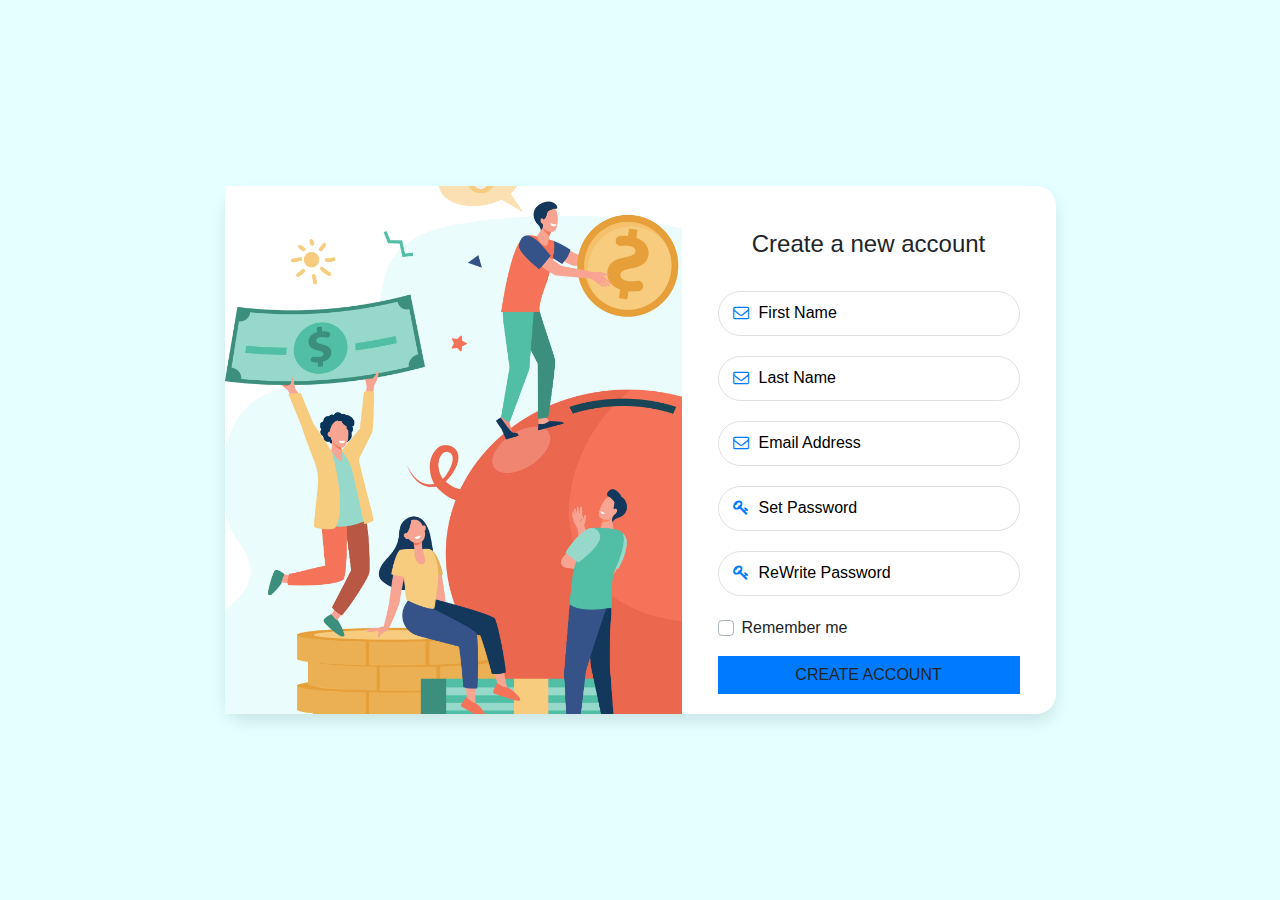
<file: project1_Signup.html>
<!DOCTYPE html>
<html>
<head>
  <title>Signup</title>
  <meta charset="utf-8">
  <meta name="viewport" content="width=device-width, initial-scale=1, shrink-to-fit=no">
  <link rel="stylesheet" type="text/css" href="css/index.css">
  <link rel="stylesheet" type="text/css" href="">
  <link rel="stylesheet" href="https://stackpath.bootstrapcdn.com/bootstrap/4.5.0/css/bootstrap.min.css">
  <link href="https://stackpath.bootstrapcdn.com/font-awesome/4.7.0/css/font-awesome.min.css" rel="stylesheet">
  <script src="https://code.jquery.com/jquery-3.5.1.slim.min.js"></script>
</head>
<body>
  <div class="container" id="gtyh">
    <div class="row px-3">
      <div class="col-lg-10 col-xl-9 card flex-row mx-auto px-0">
        <div class="img-left d-none d-md-flex"></div>

        <div class="card-body">
          <h4 class="title text-center mt-4">
            Create a new account
          </h4>
          <form class="form-box px-3">
            <div class="form-input">
              <span><i class="fa fa-envelope-o"></i></span>
              <input type="text" name="" placeholder="First Name" tabindex="10" required>
            </div>
            <div class="form-input">
              <span><i class="fa fa-envelope-o"></i></span>
              <input type="text" name="" placeholder="Last Name" tabindex="10" required>
            </div>
            <div class="form-input">
              <span><i class="fa fa-envelope-o"></i></span>
              <input type="email" name="" placeholder="Email Address" tabindex="10" required>
            </div>
            <div class="form-input">
              <span><i class="fa fa-key"></i></span>
              <input type="password" name="" placeholder="Set Password" required>
            </div>
            <div class="form-input">
              <span><i class="fa fa-key"></i></span>
              <input type="password" name="" placeholder="ReWrite Password" required>
            </div>

            <div class="mb-3">
              <div class="custom-control custom-checkbox">
                <input type="checkbox" class="custom-control-input" id="cb1" name="">
                <label class="custom-control-label" for="cb1">Remember me</label>
              </div>
            </div>

            <div class="mb-32">
              <a href="project1_index.html" type="submit" class="btn btn-block text-uppercase">Create Account</a>
            </div>

           


          </form>
        </div>
      </div>
    </div>
  </div>
</body>
</html>
</file>
<file: css/index.css>
body{
  height: 100vh;
  background: #e3ffff !important;
  display: flex;
  flex-direction: column;
  align-items: center;
  justify-content: center;
}

.card{
  border: 0 !important;
  border-radius: 20px !important;
  box-shadow: 0 0.5rem 1rem 0 rgba(0, 0, 0, 0.1);
}

.mb-32{
  background-color: #007bff;
}
.img-left{
  width: 55%;
  background: url(../images/11124.jpg) center;
  background-size: cover;
}

.card-body{
  padding: 2rem;
}

.title{
  margin-bottom: 2rem;
}

.form-input{
  position: relative;
}

.form-input input{
  width: 100%;
  height: 45px;
  padding-left: 40px;
  margin-bottom: 20px;
  box-sizing: border-box;
  box-shadow: none;
  border: 1px solid #00000020;
  border-radius: 50px;
  outline: none;
  background: transparent;
}

.form-input span{
  position: absolute;
  top: 10px;
  padding-left: 15px;
  color: #007bff;
}

.form-input input::placeholder{
  color: black;
  padding-left: 0px;
}

.form-input input:focus, .form-input input:valid{
  border: 2px solid #007bff;
}

.form-input input:focus::placeholder{
  color: #454b69;
}

.custom-checkbox .custom-control-input:checked ~ .custom-control-label::before{
  background-color: #007bff !important;
  border: 0px;
}

.form-box button[type="submit"]{
  margin-top: 10px;
  border: none;
  cursor: pointer;
  border-radius: 50px;
  background: #007bff;
  color: #fff;
  font-size: 90%;
  font-weight: bold;
  letter-spacing: .1rem;
  transition: 0.5s;
  padding: 12px;
}

.form-box button[type="submit"]:hover{
  background: #0069d9;
}

.forget-link, .register-link{
  color: #007bff;
  font-weight: bold;
}

.forget-link:hover, .register-link:hover{
  color: #0069d9;
  text-decoration: none;
}

.form-box .btn-social{
  color: white !important;
  border: 0;
  font-weight: bold;
}

.form-box .btn-facebook{
  background: #4866a8;
  width: 100px;
}

.form-box .btn-google{
  background: #da3f34;
}

.form-box .btn-twitter{
  background: #33ccff;
}

.form-box .btn-facebook:hover{
  background: #3d578f;
}

.form-box .btn-google:hover{
  background: #bf3b31;
}

.form-box .btn-twitter:hover{
  background: #2eb7e5;
}
</file>
